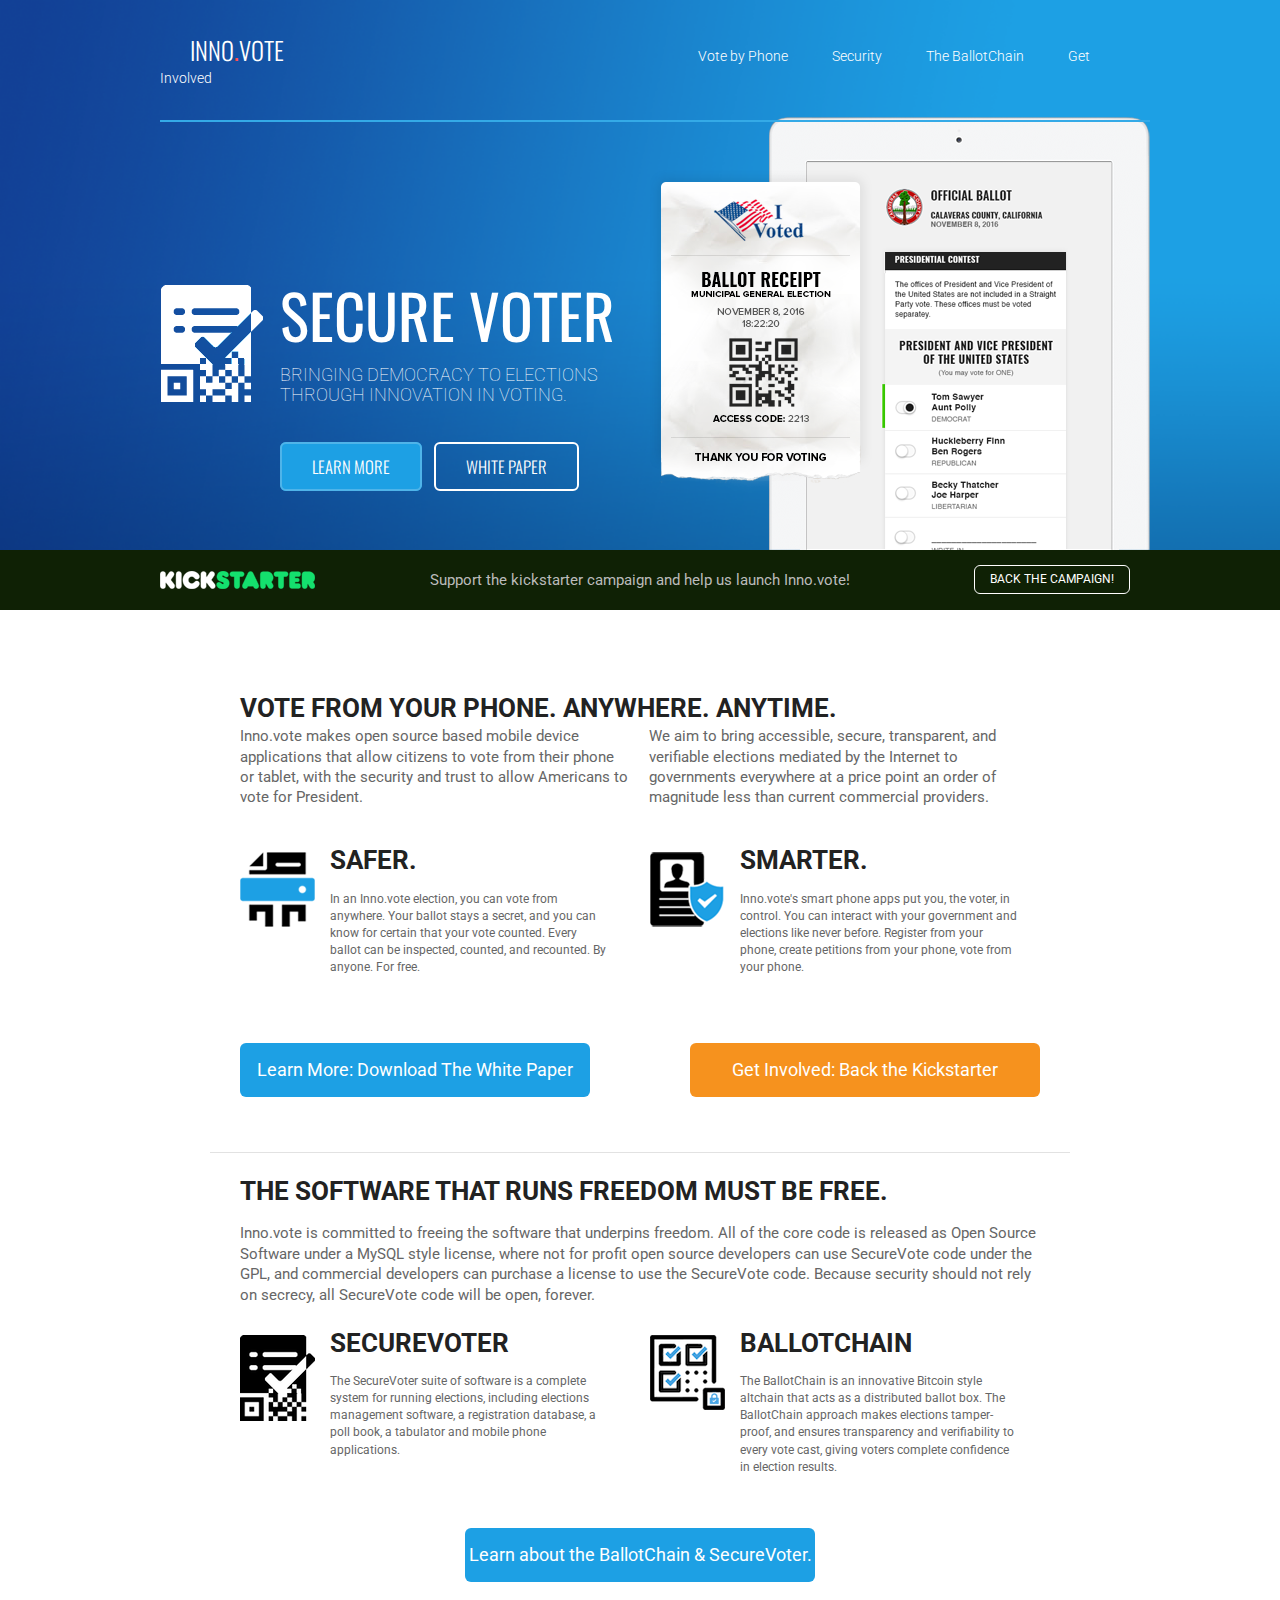
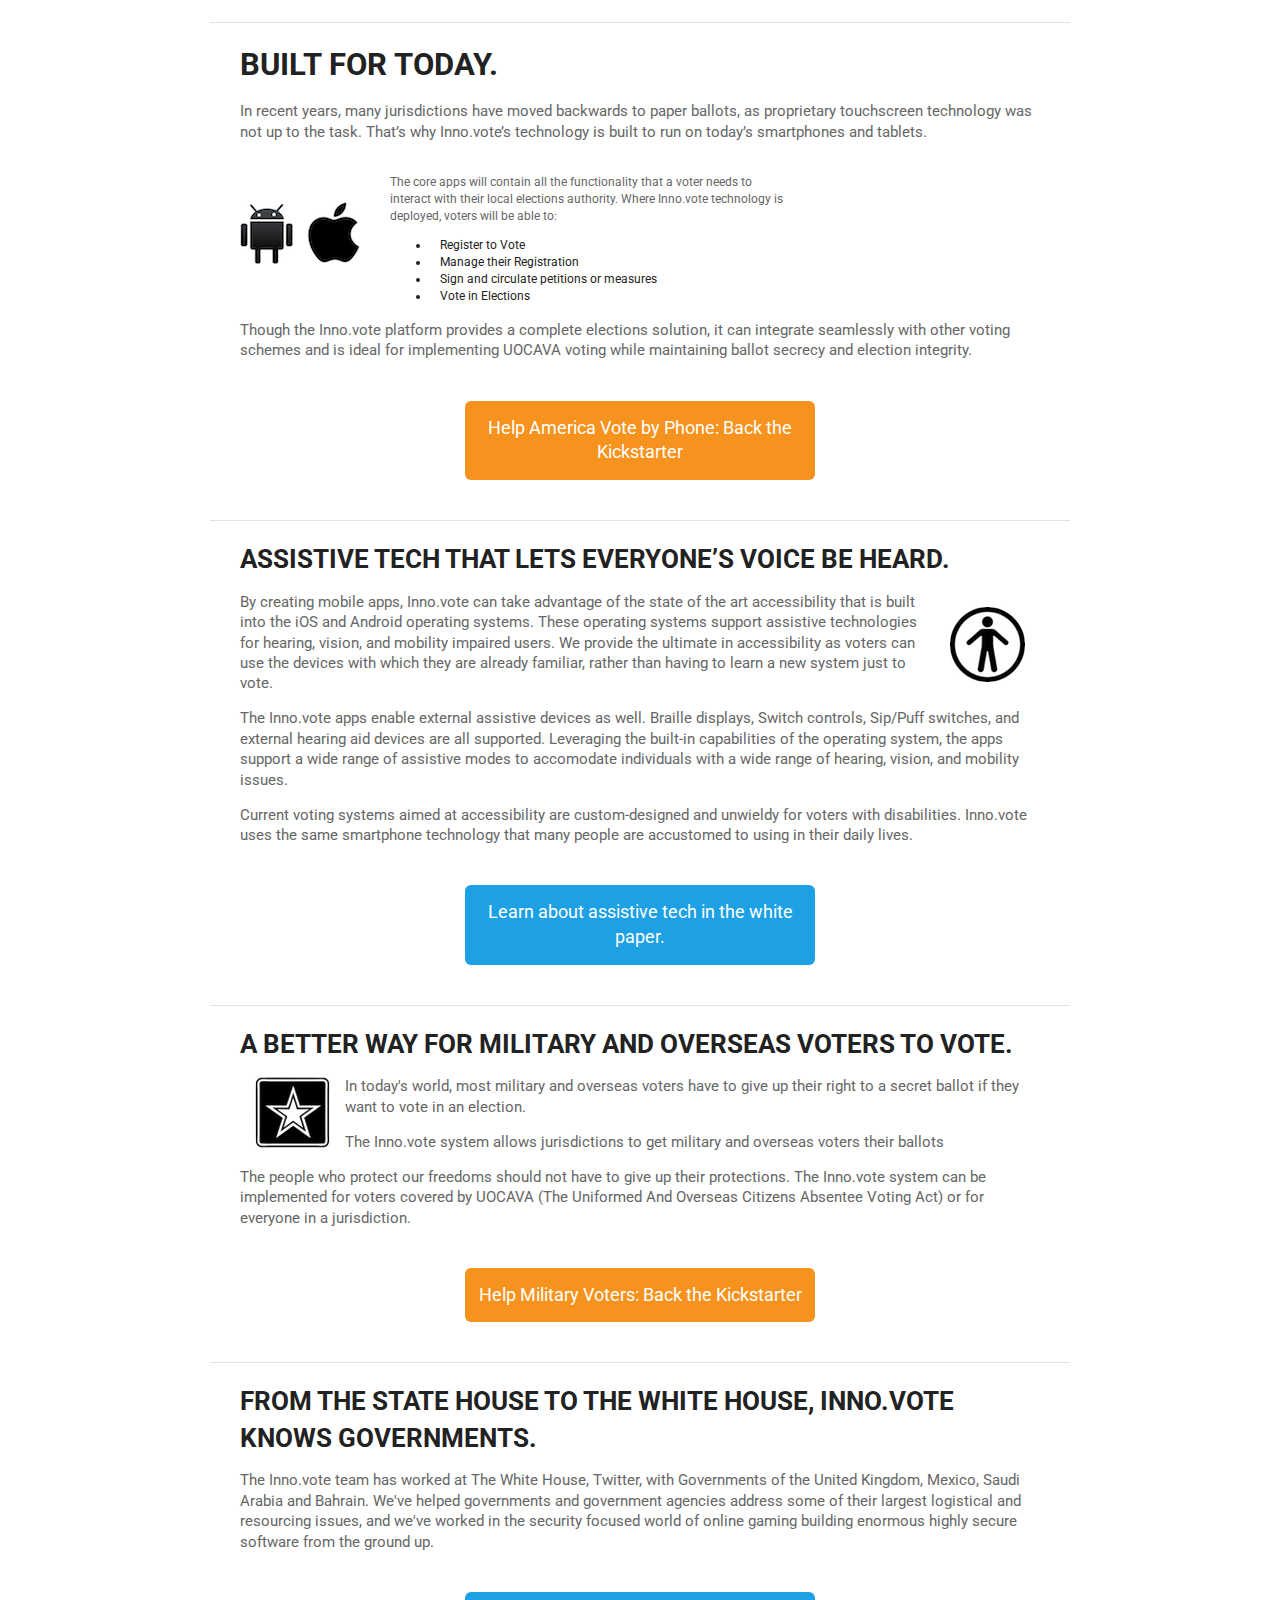
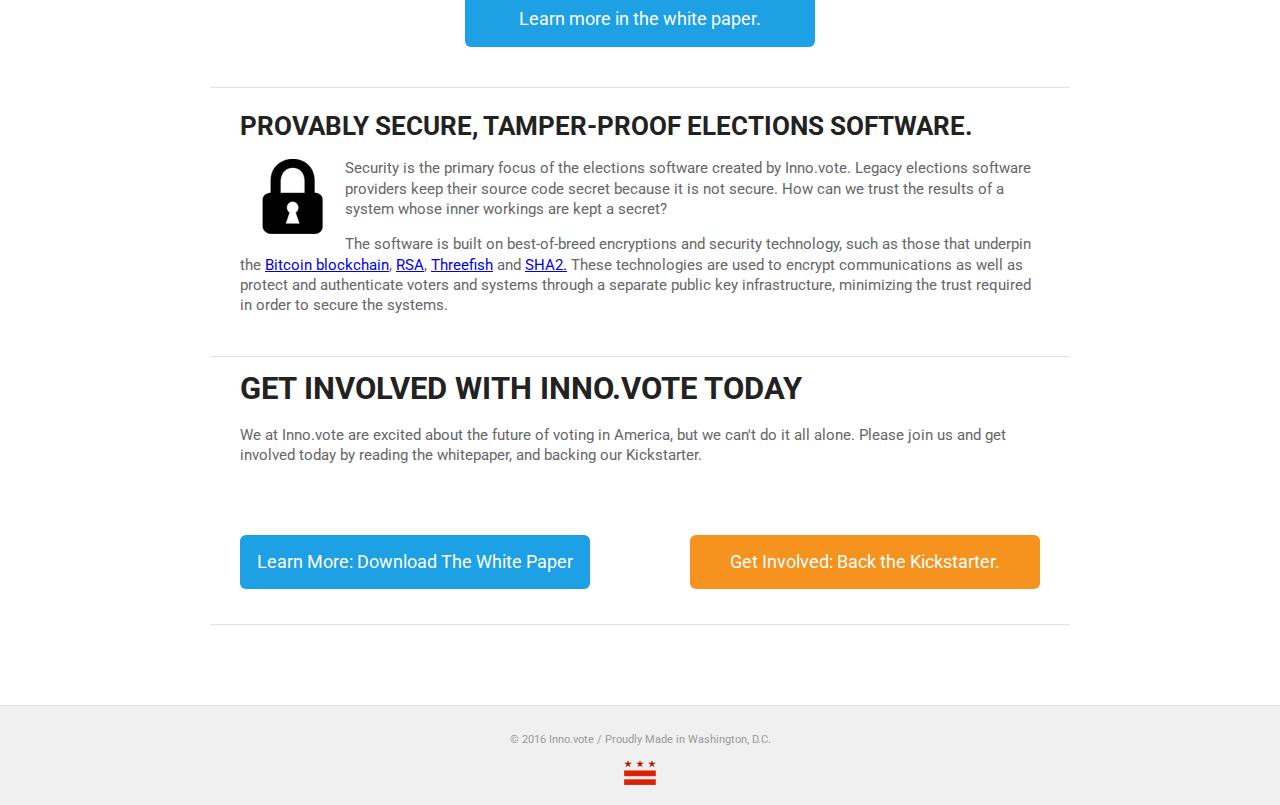
<file: index.html>
<!doctype html>
<html>
<head>
	<meta charset="utf-8" />
  <meta name="viewport" content="width=device-width" />
	<meta name="author" content="Innovote">
	<meta name="description" content="Bringing Democracy to Elections through innovation in voting"/>
	<title>Innovote: Bringing Democracy to Elections through innovation in voting</title>
	<link rel="shortcut icon" href="favicon.ico">
	<link rel="stylesheet" href="style/style.css" media="all" />
	<link href='https://fonts.googleapis.com/css?family=Roboto:400,100,300,700|Oswald:400,700,300' rel='stylesheet' type='text/css'>
</head>
<body>
  <!-- Google Tag Manager -->
  <noscript><iframe src="//www.googletagmanager.com/ns.html?id=GTM-PVH986"
  height="0" width="0" style="display:none;visibility:hidden"></iframe></noscript>
  <script>(function(w,d,s,l,i){w[l]=w[l]||[];w[l].push({'gtm.start':
  new Date().getTime(),event:'gtm.js'});var f=d.getElementsByTagName(s)[0],
  j=d.createElement(s),dl=l!='dataLayer'?'&l='+l:'';j.async=true;j.src=
  '//www.googletagmanager.com/gtm.js?id='+i+dl;f.parentNode.insertBefore(j,f);
  })(window,document,'script','dataLayer','GTM-PVH986');</script>
  <!-- End Google Tag Manager -->
  
<a name="top"></a>
<section class="header">
<div class="container">
	<ul class="nav clear">
		<li class="brand nav00"><a href="#top">Inno<strong>.</strong>vote</a></li>
		<li class="nav01"><a href="#home">Vote by Phone</a></li>
		<li class="nav02"><a href="#secure">Security</a></li>
		<li class="nav03"><a href="#ballotchain">The BallotChain</a></li>
		<li class="nav05"><a href="#getinvolved">Get Involved</a></li>
	</ul>
	<div class="intro">
		<h1>Secure Voter</h1>
		<h2>Bringing Democracy to Elections through innovation in voting.</h2>
		<ul class="buttons">
			<li><a class="highlight" href="#home">Learn More</a></li>
			<li><a href="/whitepaper/Inno.vote — Bringing Democracy to Elections.pdf">White Paper</a></li>
		</ul>
	</div>
</div>
</section>

<a name="home"></a>
<a class="promo" href="http://kck.st/1thhtqS">
	<div class="container kickstarter">
		<p>Support the kickstarter campaign and help us launch Inno.vote! <span class="button">Back the Campaign!</span></p>
	</div>	
</a>

<section class="content first-content">
  <div class="container">
  	<h3>Vote from your phone. Anywhere. Anytime.</h3>
  	<div class="description double">
  		<p>Inno.vote makes open source based mobile device applications that allow citizens to vote from their phone or tablet, with the security and trust to allow Americans to vote for President.</p>

      <p>We aim to bring accessible, secure, transparent, and verifiable elections mediated by the Internet to governments everywhere at a price point an order of magnitude less than current commercial providers. </p>
  	</div>  
  	<ul class="feature clear">
  		<li class="safe">
        <h3>Safer.</h3>
        <p>In an Inno.vote election, you can vote from anywhere. Your ballot stays a secret, and you can know for certain that your vote counted. Every ballot can be inspected, counted, and recounted. By anyone. For free.</p>
      </li> 
  		<li class="smart">
        <h3>Smarter.</h3>
        <p>Inno.vote's smart phone apps put you, the voter, in control. You can interact with your government and elections like never before. Register from your phone, create petitions from your phone, vote from your phone.</p>
      </li>
  	</ul>
    <div class="description clear"> 
      	<p class="download left"><a class="small-margin" href="/whitepaper/Inno.vote — Bringing Democracy to Elections.pdf">Learn More: Download The White Paper</a></p>
      	<p class="kickstart right"><a class="small-margin" href="http://kck.st/1thhtqS">Get Involved: Back the Kickstarter</a></p>
    </div>
  </div>
</section>

<a name="ballotchain"></a>
<section class="content">
  <div class="container">
    <h3>The software that runs freedom must be free.</h3>
    <div class="description">
      <p>Inno.vote is committed to freeing the software that underpins freedom. All of the core code is released as Open Source Software under a MySQL style license, where not for profit open source developers can use SecureVote code under the GPL, and commercial developers can purchase a license to use the SecureVote code. Because security should not rely on secrecy, all SecureVote code will be open, forever.</p>
    </div>
    <ul class="feature clear">
      <li class="securevoter">
        <h3>SecureVoter</h3>
        <p>The SecureVoter suite of software is a complete system for running elections, including elections management software, a registration database, a poll book, a tabulator and mobile phone applications.</p>
      </li>
      <li class="ballotchain">
        <h3>BallotChain</h3>
        <p>The BallotChain is an innovative Bitcoin style altchain that acts as a distributed ballot box. The BallotChain approach makes elections tamper-proof, and ensures transparency and verifiability to every vote cast, giving voters complete confidence in election results.</p>
      </li>
    </ul>
    <div class="description clear">
      <p class="download"><a href="/whitepaper/Inno.vote — Bringing Democracy to Elections.pdf">Learn about the BallotChain &amp; SecureVoter.</a></p>
    </div>
  </div>
</section>

<a name="phone"></a>
<section class="content bottom-divider">
<div class="container">
  <div class="description">
    <h3>Built for Today.</h3>
		<p>In recent years, many jurisdictions have moved backwards to paper ballots, as proprietary touchscreen technology was not up to the task. That’s why Inno.vote’s technology is built to run on today’s smartphones and tablets.</p>
  </div>
	<ul class="feature clear">
		<li class="ios-android">
      <p>The core apps will contain all the functionality that a voter needs to interact with their local elections authority. Where Inno.vote technology is deployed, voters will be able to:
        <ul>
          <li>Register to Vote</li>
          <li>Manage their Registration</li>
          <li>Sign and circulate petitions or measures</li>
          <li>Vote in Elections</li>
        </ul>
      </p>
    </li> 
  </ul>
	<div class="description">
		<p>Though the Inno.vote platform provides a complete elections solution, it can integrate seamlessly with other voting schemes and is ideal for implementing UOCAVA voting while maintaining ballot secrecy and election integrity.</p>
    
    <p class="kickstart"><a class="small-margin" href="http://kck.st/1thhtqS">Help America Vote by Phone: Back the Kickstarter</a></p>
	</div>
</div>
</section>

<section class="content">
  <div class="container">
    <h3>Assistive tech that lets everyone’s voice be heard.</h3>
    <div class="description">
      <img src="img/universal-access.png" class="padded right-image" />
      <p>By creating mobile apps, Inno.vote can take advantage of the state of the art accessibility that is built into the iOS and Android operating systems. These operating systems support assistive technologies for hearing, vision, and mobility impaired users. We provide the ultimate in accessibility as voters can use the devices with which they are already familiar, rather than having to learn a new system just to vote.</p>
      <p>The Inno.vote apps enable external assistive devices as well. Braille displays, Switch controls, Sip/Puff switches, and external hearing aid devices are all supported. Leveraging the built-in capabilities of the operating system, the apps support a wide range of assistive modes to accomodate individuals with a wide range of hearing, vision, and mobility issues. </p>
      <p>Current voting systems aimed at accessibility are custom-designed and unwieldy for voters with disabilities. Inno.vote uses the same smartphone technology that many people are accustomed to using in their daily lives.</p>
    <p class="download"><a href="/whitepaper/Inno.vote — Bringing Democracy to Elections.pdf">Learn about assistive tech in the white paper.</a></p>
    </div>
  </div>
</section>

<a name="uocava"></a>
<section class="content">
  <div class="container">
    <h3>A better way for Military and overseas voters to vote.</h3>
    <img src="img/uocava.png" class="padded left-image" />
    <div class="description">
      <p>In today's world, most military and overseas voters have to give up their right to a secret ballot if they want to vote in an election.</p>
      <p>The Inno.vote system allows jurisdictions to get military and overseas voters their ballots 
      <p>The people who protect our freedoms should not have to give up their protections. The Inno.vote system can be implemented for voters covered by UOCAVA (The Uniformed And Overseas Citizens Absentee Voting Act) or for everyone in a jurisdiction.</p>
   	<p class="kickstart"><a href="http://kck.st/1thhtqS">Help Military Voters: Back the Kickstarter</a></p>
   </div>
  </div>
</section>

<a name="about"></a>
<section class="content">
  <div class="container">
    <h3>From the State House to the White House, Inno.vote knows governments.</h3>
    <div class="description">
      <p>The Inno.vote team has worked at The White House, Twitter, with Governments of the United Kingdom, Mexico, Saudi Arabia and Bahrain. We've helped governments and government agencies address some of their largest logistical and resourcing issues, and we've worked in the security focused world of online gaming building enormous highly secure software from the ground up.</p>
    <p class="download"><a href="/whitepaper/Inno.vote — Bringing Democracy to Elections.pdf">Learn more in the white paper.</a></p>
    </div>
  </div>
</section>


<a name="secure"></a>    
<section class="content">
  <div class="container">
    <h3>Provably secure, tamper-proof elections software.</h3>
    <img src="img/lock-closed.png" class="padded left-image" />
    <div class="description">
      <p>Security is the primary focus of the elections software created by Inno.vote. Legacy elections software providers keep their source code secret because it is not secure. How can we trust the results of a system whose inner workings are kept a secret?</p>

      <p>The software is built on best-of-breed encryptions and security technology, such as those that underpin the <a href="https://en.bitcoin.it/wiki/Block_chain" rel="nofollow external">Bitcoin blockchain</a>, <a href="https://en.wikipedia.org/wiki/RSA_(cryptosystem)" rel="nofollow external">RSA</a>, <a href="https://www.schneier.com/academic/skein/threefish.html" rel="nofollow external">Threefish</a> and <a href="https://en.wikipedia.org/wiki/SHA-2" rel="nofollow external">SHA2.</a> These technologies are used to encrypt communications as well as protect and authenticate voters and systems through a separate public key infrastructure, minimizing the trust required in order to secure the systems.</p>
    </div>
  </div>
</section>



<a name="getinvolved"></a>
<section class="content small-margin">
  <div class="container clear">
    <div class="description">
      <h3>Get involved with Inno.vote today</h3>
      <p>We at Inno.vote are excited about the future of voting in America, but we can't do it all alone. Please join us and get involved today by reading the whitepaper, and backing our Kickstarter.</p>
    	<p class="download left"><a class="small-margin" href="/whitepaper/Inno.vote — Bringing Democracy to Elections.pdf">Learn More: Download The White Paper</a></p>
    	<p class="kickstart right"><a class="small-margin" href="http://kck.st/1thhtqS">Get Involved: Back the Kickstarter.</a></p>
    </div>
  </div>
  <!-- <div class="container clear description">
    <p class="mailing" id="open-popup"><a class="small-margin">Join the mailing list.</a></p>
  </div> -->
</section>

<footer>
<div class="container">
	<p>&copy; 2016 Inno.vote / Proudly Made in Washington, D.C.</p>
  <img src="img/dc-flag.png"/>
</div>
</footer>
<script>
var extAnchors = document.querySelectorAll('a[rel*=external]');

Array.prototype.forEach.call(
    extAnchors,
    function (el, i) {
        el.setAttribute('target', '_blank');
    }
);
</script>
<!--
<script type="text/javascript" src="//s3.amazonaws.com/downloads.mailchimp.com/js/signup-forms/popup/embed.js" data-dojo-config="usePlainJson: true, isDebug: false"></script>
<script>
function showMailingPopUp() {
    require(["mojo/signup-forms/Loader"], function(L) { L.start({"baseUrl":"mc.us11.list-manage.com","uuid":"66994993099cac761010dab03","lid":"05efcc7585"}) })
    document.cookie = "MCEvilPopupClosed=; expires=Thu, 01 Jan 1970 00:00:00 UTC";
};

document.getElementById("open-popup").onclick = function() {showMailingPopUp()};
</script>
-->
</body>

</html>
</file>
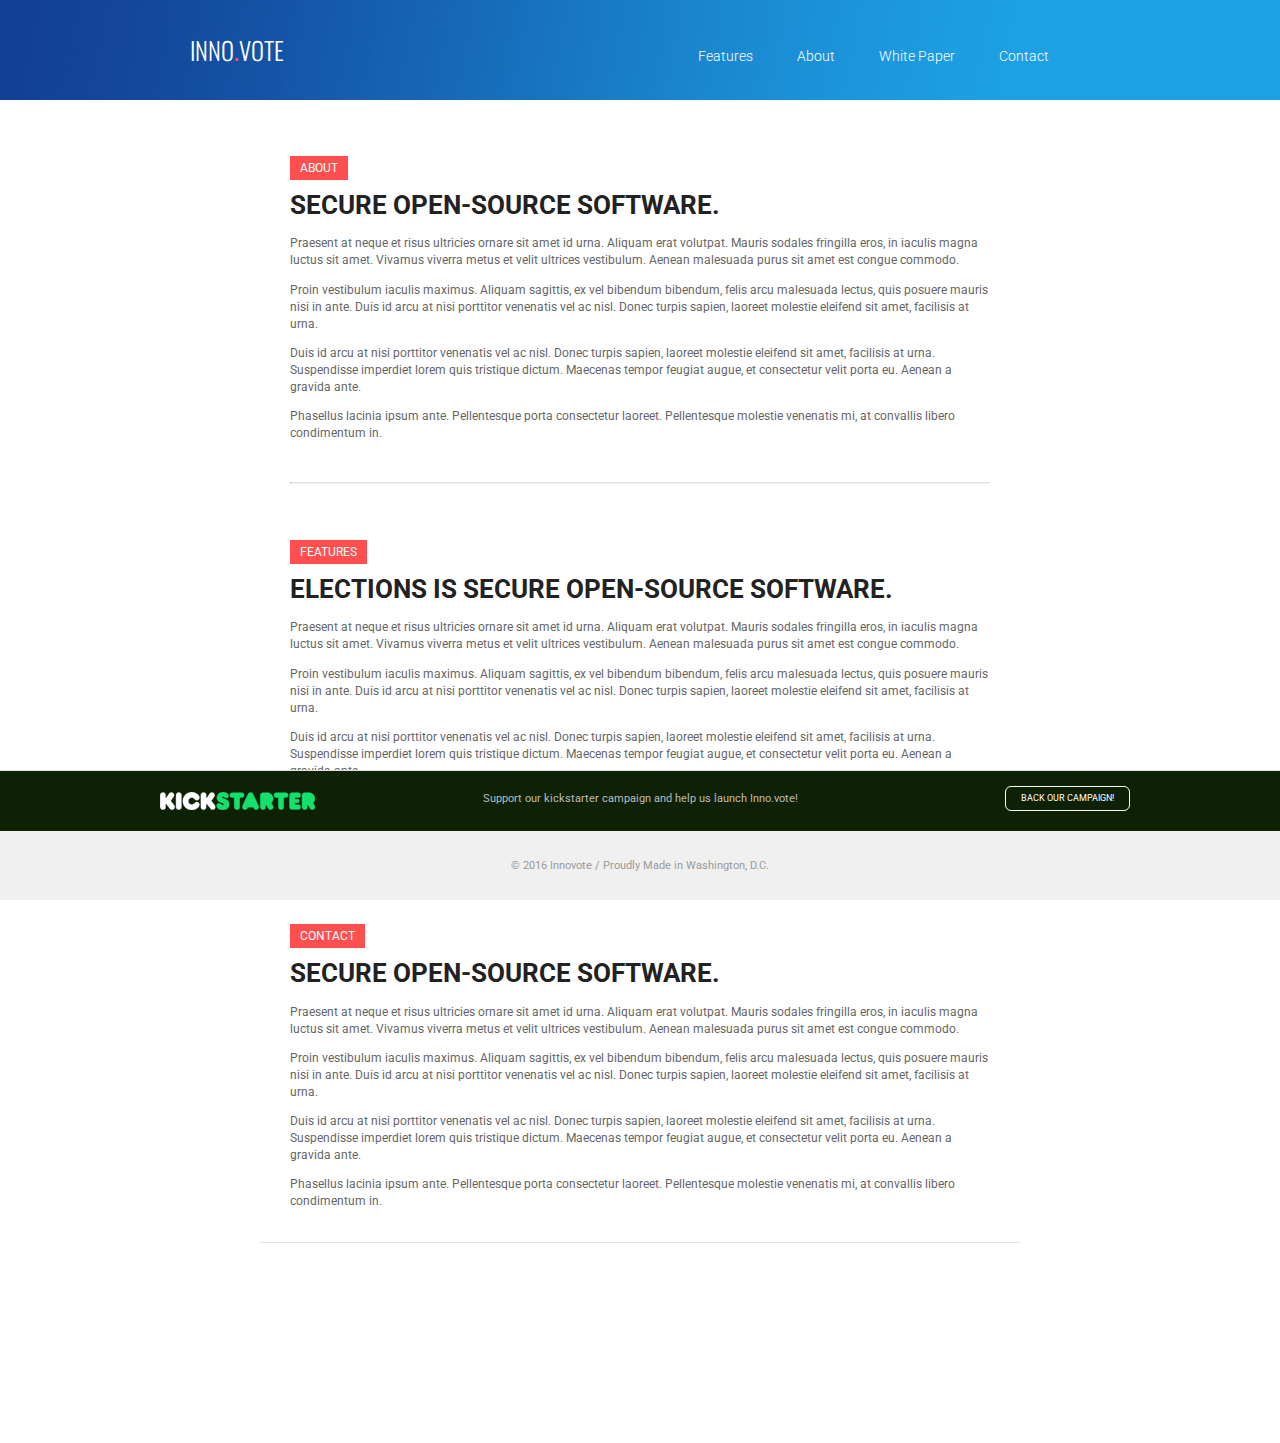
<file: internal.html>
<!doctype html>
<html>
<head>
	<meta charset="utf-8" />
  	<meta name="viewport" content="width=device-width" />
	<meta name="author" content="Innovote">
	<meta name="description" content="Bringing Democracy to Elections through innovation in voting"/>
	<title>Innovote: Bringing Democracy to Elections through innovation in voting</title>
	<link rel="shortcut icon" href="favicon.ico">
	<link rel="stylesheet" href="style/style.css" media="all" />
	<link href='https://fonts.googleapis.com/css?family=Roboto:400,100,300,700|Oswald:400,700,300' rel='stylesheet' type='text/css'>
</head>
<body class="internal">

<section class="header">
<div class="container">
	<ul class="nav clear">
		<li class="brand nav00"><a href="">Inno<strong>.</strong>vote</a></li>
		<li class="nav01"><a href="">Features</a></li>
		<li class="nav02"><a href="">About</a></li>
		<li class="nav03"><a href="">White Paper</a></li>
		<li class="nav04"><a href="">Contact</a></li>
	</ul>
</div>
</section>



<section class="content">
<div class="container">
	<h6><span>About</span></h6>
	<h3>Secure open-source software.</h3>
	<p>Praesent at neque et risus ultricies ornare sit amet id urna. Aliquam erat volutpat. Mauris sodales fringilla eros, in iaculis magna luctus sit amet. Vivamus viverra metus et velit ultrices vestibulum. Aenean malesuada purus sit amet est congue commodo.</p> 
	<p>Proin vestibulum iaculis maximus. Aliquam sagittis, ex vel bibendum bibendum, felis arcu malesuada lectus, quis posuere mauris nisi in ante. Duis id arcu at nisi porttitor venenatis vel ac nisl. Donec turpis sapien, laoreet molestie eleifend sit amet, facilisis at urna.</p> 
	<p>Duis id arcu at nisi porttitor venenatis vel ac nisl. Donec turpis sapien, laoreet molestie eleifend sit amet, facilisis at urna. Suspendisse imperdiet lorem quis tristique dictum. Maecenas tempor feugiat augue, et consectetur velit porta eu. Aenean a gravida ante.</p> 
	<p>Phasellus lacinia ipsum ante. Pellentesque porta consectetur laoreet. Pellentesque molestie venenatis mi, at convallis libero condimentum in.</p> 
	<hr />
	<h6><span>Features</span></h6>
	<h3>Elections is secure open-source software.</h3>
	<p>Praesent at neque et risus ultricies ornare sit amet id urna. Aliquam erat volutpat. Mauris sodales fringilla eros, in iaculis magna luctus sit amet. Vivamus viverra metus et velit ultrices vestibulum. Aenean malesuada purus sit amet est congue commodo.</p> 
	<p>Proin vestibulum iaculis maximus. Aliquam sagittis, ex vel bibendum bibendum, felis arcu malesuada lectus, quis posuere mauris nisi in ante. Duis id arcu at nisi porttitor venenatis vel ac nisl. Donec turpis sapien, laoreet molestie eleifend sit amet, facilisis at urna.</p> 
	<p>Duis id arcu at nisi porttitor venenatis vel ac nisl. Donec turpis sapien, laoreet molestie eleifend sit amet, facilisis at urna. Suspendisse imperdiet lorem quis tristique dictum. Maecenas tempor feugiat augue, et consectetur velit porta eu. Aenean a gravida ante.</p> 
	<p>Phasellus lacinia ipsum ante. Pellentesque porta consectetur laoreet. Pellentesque molestie venenatis mi, at convallis libero condimentum in.</p> 
	<hr />
	<h6><span>Contact</span></h6>
	<h3>Secure open-source software.</h3>
	<p>Praesent at neque et risus ultricies ornare sit amet id urna. Aliquam erat volutpat. Mauris sodales fringilla eros, in iaculis magna luctus sit amet. Vivamus viverra metus et velit ultrices vestibulum. Aenean malesuada purus sit amet est congue commodo.</p> 
	<p>Proin vestibulum iaculis maximus. Aliquam sagittis, ex vel bibendum bibendum, felis arcu malesuada lectus, quis posuere mauris nisi in ante. Duis id arcu at nisi porttitor venenatis vel ac nisl. Donec turpis sapien, laoreet molestie eleifend sit amet, facilisis at urna.</p> 
	<p>Duis id arcu at nisi porttitor venenatis vel ac nisl. Donec turpis sapien, laoreet molestie eleifend sit amet, facilisis at urna. Suspendisse imperdiet lorem quis tristique dictum. Maecenas tempor feugiat augue, et consectetur velit porta eu. Aenean a gravida ante.</p> 
	<p>Phasellus lacinia ipsum ante. Pellentesque porta consectetur laoreet. Pellentesque molestie venenatis mi, at convallis libero condimentum in.</p> 
</div>
</section>



<footer>
<a class="promo" href="http://kickstarter.com/">
	<div class="container kickstarter">
		<p>Support our kickstarter campaign and help us launch Inno.vote! <span class="button">Back Our Campaign!</span></p>
	</div>	
</a>
<div class="container">
	<p>&copy; 2016 Innovote / Proudly Made in Washington, D.C.</p>
</div>
</footer>

</body>
</html>
</file>
<file: style/style.css>
body {color:#222; font: 19px/1.4 sans-serif; margin:0; padding:0; font-family: 'Roboto', sans-serif;}
h1, h2, h3, h4, h5, h6 {margin:0;}
h1 {font-family: 'Oswald', sans-serif; text-transform: uppercase; font-weight:400; font-size: 4.0em;}
h2 {font-weight:100; text-transform: uppercase; line-height:1.1em; font-size:1.2em;}
hr {border-top:1px solid #e2e2e2; margin:40px 0;}
.container {width:960px; margin:0 auto; padding:0px 30px; font-size:.8em;}

.header {width:100%; color:#fff; background:#0b367f url(../img/bg.png) 0 0 no-repeat; background-size:cover;}
	.header .container {min-height:550px; background:transparent url(../img/graphic_preview.png) right bottom no-repeat;}

	.header .nav {width:990px; margin:0; padding:30px 0; border-bottom:2px solid #34aae7;}
	.header .nav .brand {font-family: 'Oswald', sans-serif; text-transform: uppercase; font-weight:700; font-size:1.8em; margin-right:370px;}
	.header .nav .brand a strong {color:#ff4f4f;}
	.header .nav li {list-style:none; display:inline;}
	.header .nav li a {font-size:0.9em; color:#fff; text-decoration:none; font-weight:300;margin-left:20px; padding:5px 10px; }
	.header .nav li a:hover {background-color:#fff; color:#0b367f; border-radius:5px;}

	.header .intro {width:400px; margin-top:150px; padding-left:120px; background:transparent url(../img/graphic_brand.png) 0 12px no-repeat;}
	.header .intro h1 {margin-bottom:8px;}
	.header .intro ul {margin:0; padding:0; margin-top:50px;}
	.header .intro li {list-style:none; margin-right:8px; padding-bottom:30px;}
	.header .intro li a {font-family: 'Oswald', sans-serif; text-transform:uppercase; font-size:1.1em; font-weight:300; text-decoration:none; color:#fff; padding:10px 30px;border:2px solid #fff; border-radius:6px;}
	.header .intro li a.highlight {background-color:#1da0e4; border-color:#4fb4e9;}
	.header .intro li a:hover {background-color:#0b367f;}

.content {margin-top:20px;}
.content.first-content {margin-top:80px;}
	.content .container {width:800px;}
	.content h3 {ont-family: 'Oswald', sans-serif; text-transform: uppercase; font-weight:700; font-size: 1.7em;}
	.content h6 {margin-bottom:10px; padding-top:20px;}
	.content h6 span {background-color:#ff4f4f; color:#fff;padding:5px 10px; font-size:1.2em; text-transform: uppercase;font-weight: normal;}
	.content p {color:#666; font-size:.8em;}
	.content .description {font-size:1.2em; margin-bottom:20px;}
	.content .description.double p:first-child {margin-top:0;}
	.content .feature {margin:0; padding:0; padding-top:0px;}
	.content .feature li {list-style:none; float:left; width:180px; margin:0; padding:0; padding-left:90px;}
	.content .feature li.safe {background:transparent url(../img/icn_safe.png) 0 10px no-repeat;margin-right:40px;}
	.content .feature li.smart {background:transparent url(../img/icn_smart.png) 0 10px no-repeat;}
	.content .feature li.securevoter {background:transparent url(../img/icn_securevoter.png) 0 10px no-repeat;margin-right:40px;}
	.content .feature li.ballotchain {background:transparent url(../img/icn_ballotchain.png) 0 10px no-repeat;}
	.content .feature li.ios-android {background:transparent url(../img/droid-apple-logo-black.png) 0 40px no-repeat;margin-right:40px; padding-left:150px;}
		.content .feature li.ios-android li {font-size:.8em; list-style:disc; padding-left:10px;}

	.content .download a {display:block; width:260px; margin:40px auto; margin-bottom:0; background-color:#1da0e4; color:#fff; text-decoration:none; text-align:center; padding:15px 0; border-radius:6px; font-size:1.2em;}
	.content.call-to-action .download a {display:block; width:260px; margin:40px auto; margin-top:10px; margin-bottom:0; background-color:#1da0e4; color:#fff; text-decoration:none; text-align:center; padding:15px 0; border-radius:6px; font-size:1.2em;}
	.content .download a:hover {background-color:#222;}

	.content .kickstart a {display:block; width:260px; margin:40px auto; margin-bottom:0; background-color:#f6921e; color:#fff; text-decoration:none; text-align:center; padding:15px 0; border-radius:6px; font-size:1.2em;}
	.content.call-to-action .kickstart a {display:block; width:260px; margin:40px auto; margin-top:10px; margin-bottom:0; background-color:#f6921e; color:#fff; text-decoration:none; text-align:center; padding:15px 0; border-radius:6px; font-size:1.2em;}
	.content .kickstart a:hover {background-color:#222;}

	.content .mailing a {display:block; width:260px; margin:40px auto; margin-bottom:0; background-color:#2ade73; color:#fff; text-decoration:none; text-align:center; padding:15px 0; border-radius:6px; font-size:1.2em;}
	.content.call-to-action .mailing a {display:block; width:260px; margin:40px auto; margin-top:10px; margin-bottom:0; background-color:#2ade73; color:#fff; text-decoration:none; text-align:center; padding:15px 0; border-radius:6px; font-size:1.2em;}
	.content .mailing a:hover {background-color:#222;}


	section.content > div:last-child {border-bottom:1px solid #e2e2e2; padding-bottom:20px;}
	

.promo {width:100%; background-color:#0f2105; display:block; text-decoration:none; }
	.promo:hover {background-color:#14e06e;}
	.promo:hover .kickstarter {background-image:url(../img/graphic_kickstarter_dark.png);}
	.promo:hover .kickstarter p {color:#fff;}
	.promo .kickstarter {height:40px; padding:10px; text-align:center; color:#fff; background:transparent url(../img/graphic_kickstarter.png) 10px center no-repeat; position: relative;}
	.promo .kickstarter p {margin-top:10px; color:#bbb;}
	.promo .kickstarter p span.button {display:block; position:absolute; right:-6px; top:17px; color:#fff; padding:5px 15px; border:none; text-transform: uppercase; font-size:.8em;}
	.promo .kickstarter p span.button:hover {background-color:#2ade73;}

footer {margin-top:80px; background-color:#f0f0f0; border-top:1px solid #e2e2e2;}
	footer .container {padding:15px 0;  font-size:.6em; color:#999; text-align:center;}

.internal .header .container {background-image:none; min-height:100px;}
.internal .header .nav {border:none;}
.internal footer {position:fixed; bottom:0;left:0; width:100%;}
.internal .content {margin-top:40px; padding-bottom:200px;}
.internal .content .container {width:700px;}

.right {float:right;}
.left {float:left;}

.right-image {float:right;}

.left-image {float:left; }

.padded {padding:15px;}
.small-margin {margin:10px 10px 10px 10px;}

/* ---- clearfix ---- */
.clear:after {content: ''; display: block; clear: both;}	

/* ---- Media Styles ---- */
@media screen and (max-width: 800px) {
	h1 {font-size:3.0em;}
	.container {width:90%; padding:0 5%;}
	.header .container {min-height:auto; padding-bottom:50px;}
	.header .nav {width:100%;}
	.header .nav .brand {margin-right:5px;}
	.header .nav li a {margin-left:5px;}
	.header .nav li.nav03 {display:none;}
	.header .intro {width:auto; margin-top:30px; padding-left:0; padding-top:140px;}
	.content {margin-top:20px;}
	.content .container, .internal .content .container {width:90%;}
	.content .description {-webkit-column-count: 1; -moz-column-count: 1; column-count: 1;}
	.header .container {background:none;}
	.promo .kickstarter p {visibility: hidden;}
	.promo .kickstarter p span {visibility: visible;}
	.content .feature li.ios-android {background:none; padding-left:0; padding-right:0; margin-right:0; width:100%;}
	.right {float:none;}
	.left {float:none;}
	
}

@media screen and (min-width: 375px) {
	.header .intro li {display:inline;}
	.promo .kickstarter p span.button {display:block; position:absolute; right:0; top:15px; color:#fff; padding:5px 15px; border:1px solid #fff; border-radius:6px; text-transform: uppercase; font-size:.8em;}
	.content .feature li {width: 250px;}
}

@media screen and (min-width: 425px) {
	.content .feature li {width: 300px;}
}


@media screen and (min-width: 768px) {
	.content .description.double {-webkit-column-count: 2; -moz-column-count: 2; column-count: 2; margin-bottom:20px;}
	.content .download a, .content.call-to-action .download a, .content.call-to-action .kickstart a, .content .kickstart a, .content.call-to-action .mailing a, .content .mailing a {width:350px;}
	.content .feature li {width:510px;}
	.content .feature li.ios-android {background:transparent url(../img/droid-apple-logo-black.png) 0 40px no-repeat;margin-right:40px; width:400px; padding-left:150px;}
}

@media screen and (min-width:800px) {
		.content .feature li {width:280px;}
		.content.call-to-action .kickstart a { margin-right:60px;}
}
</file>
